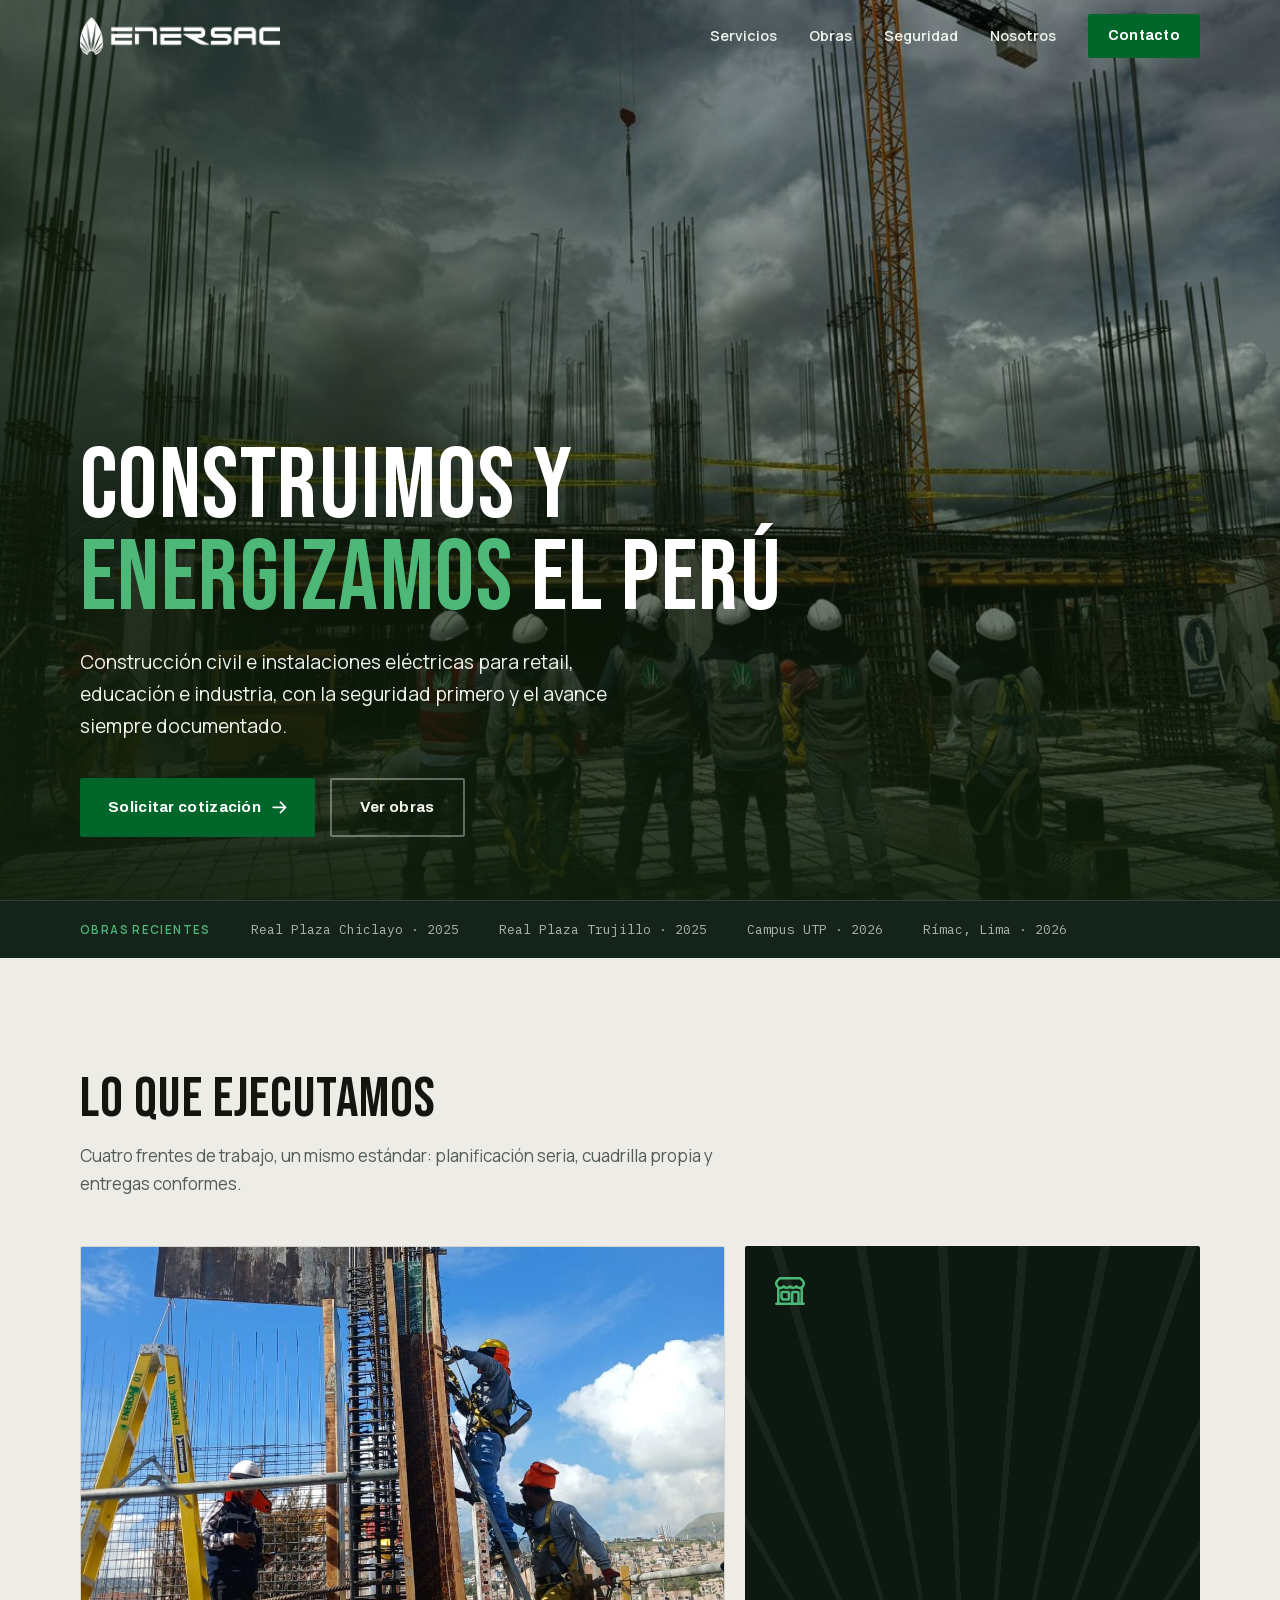
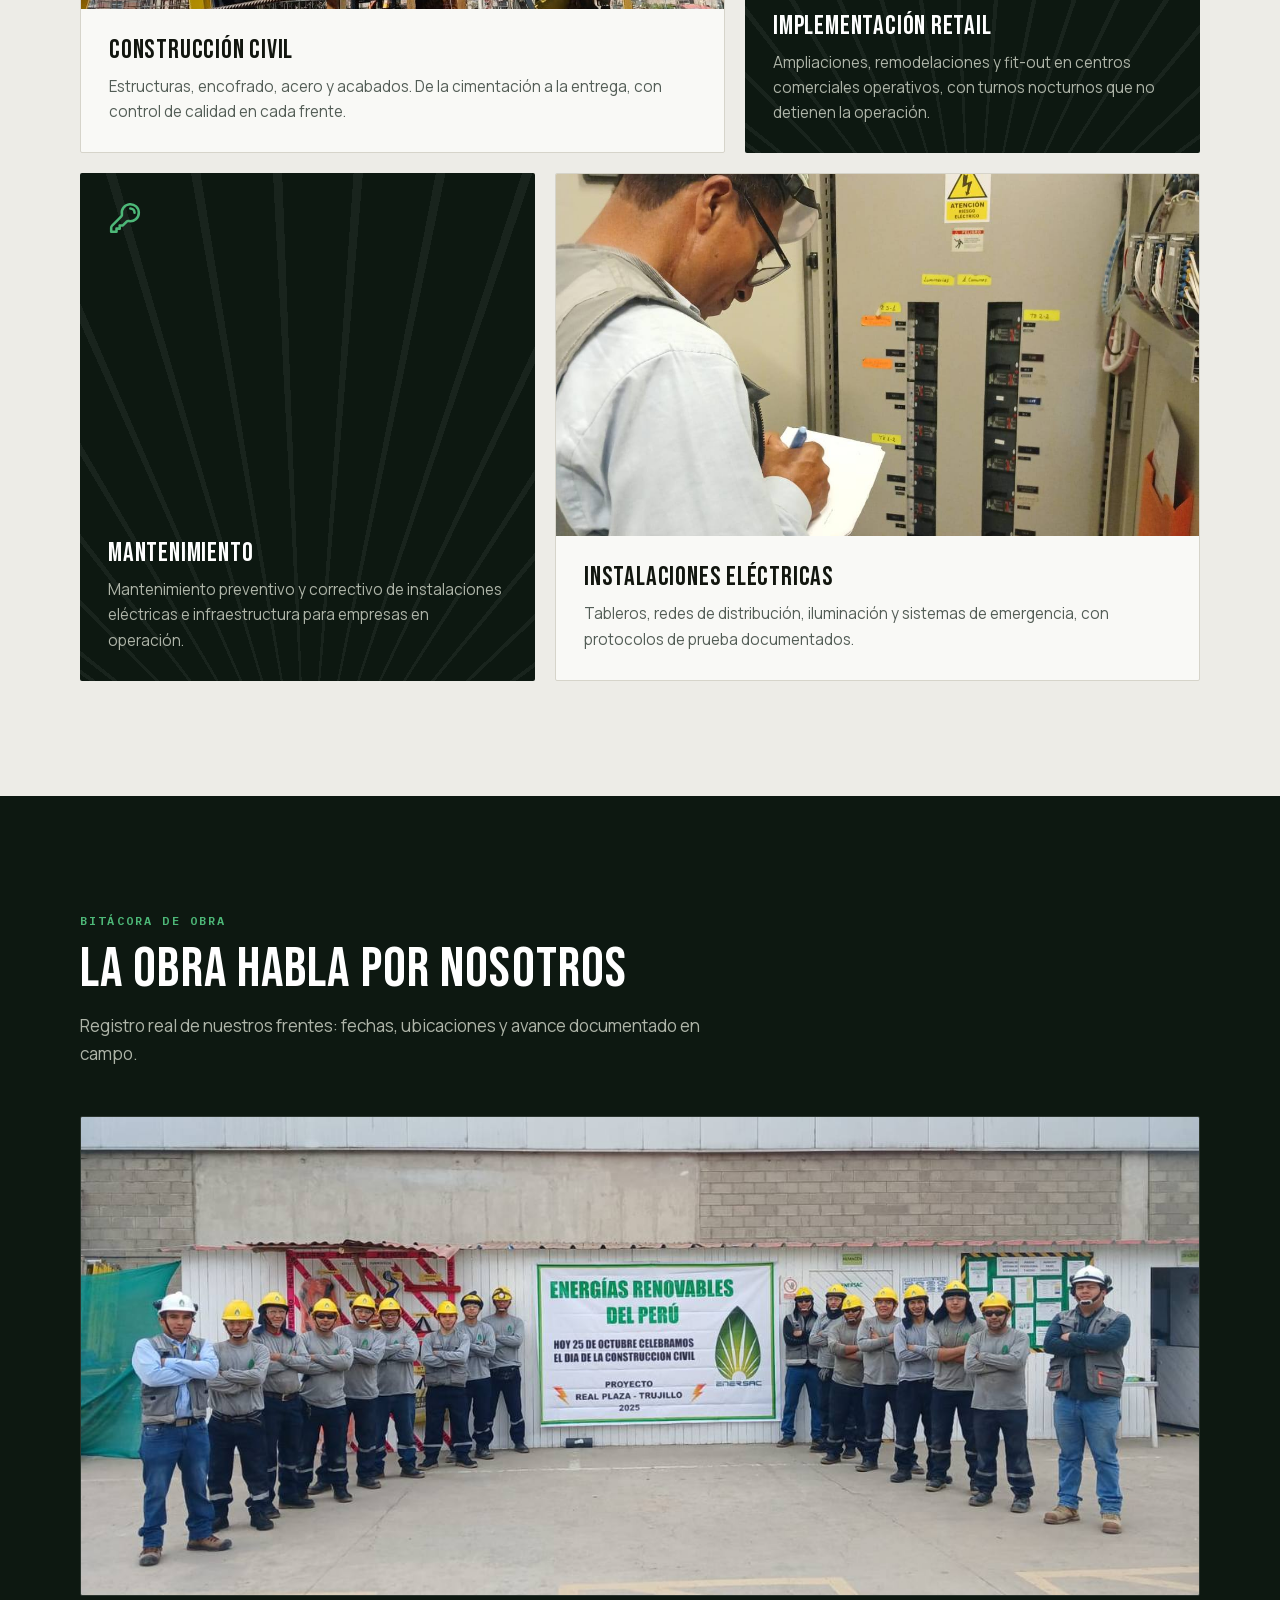
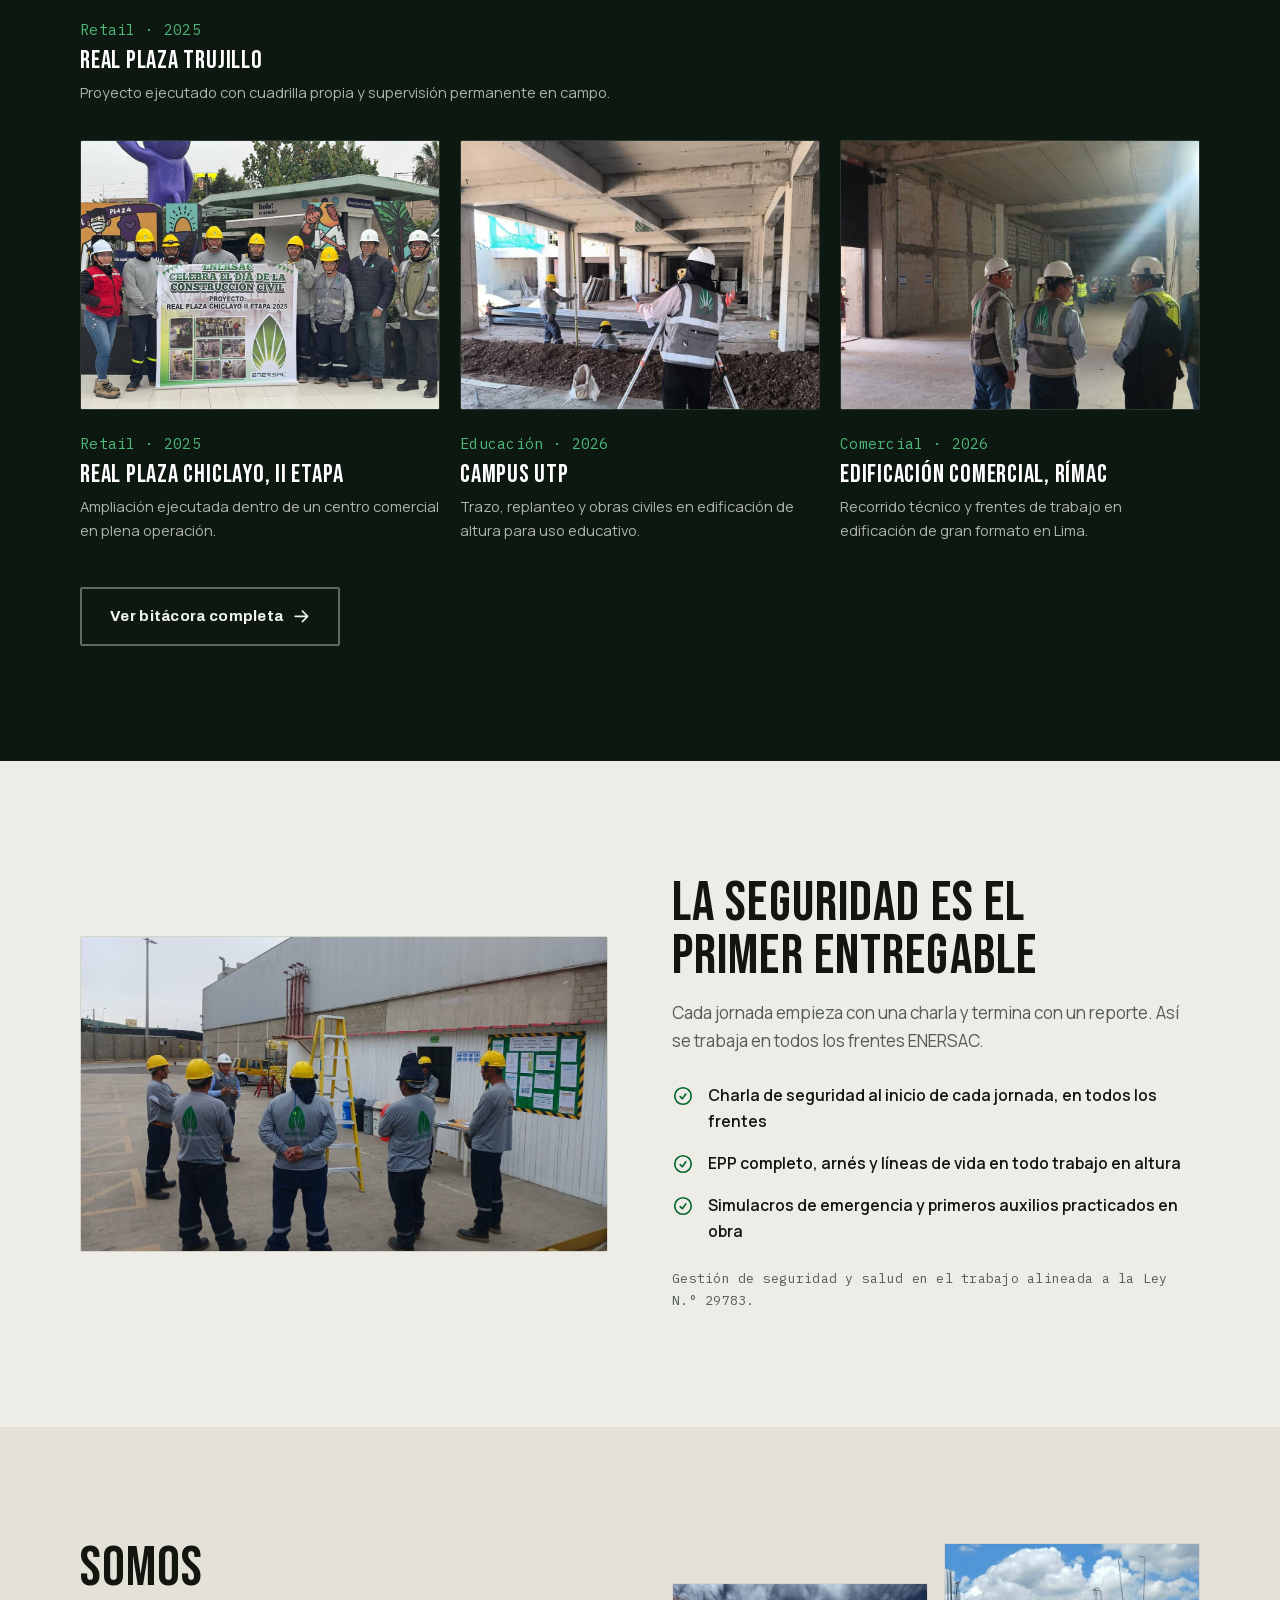
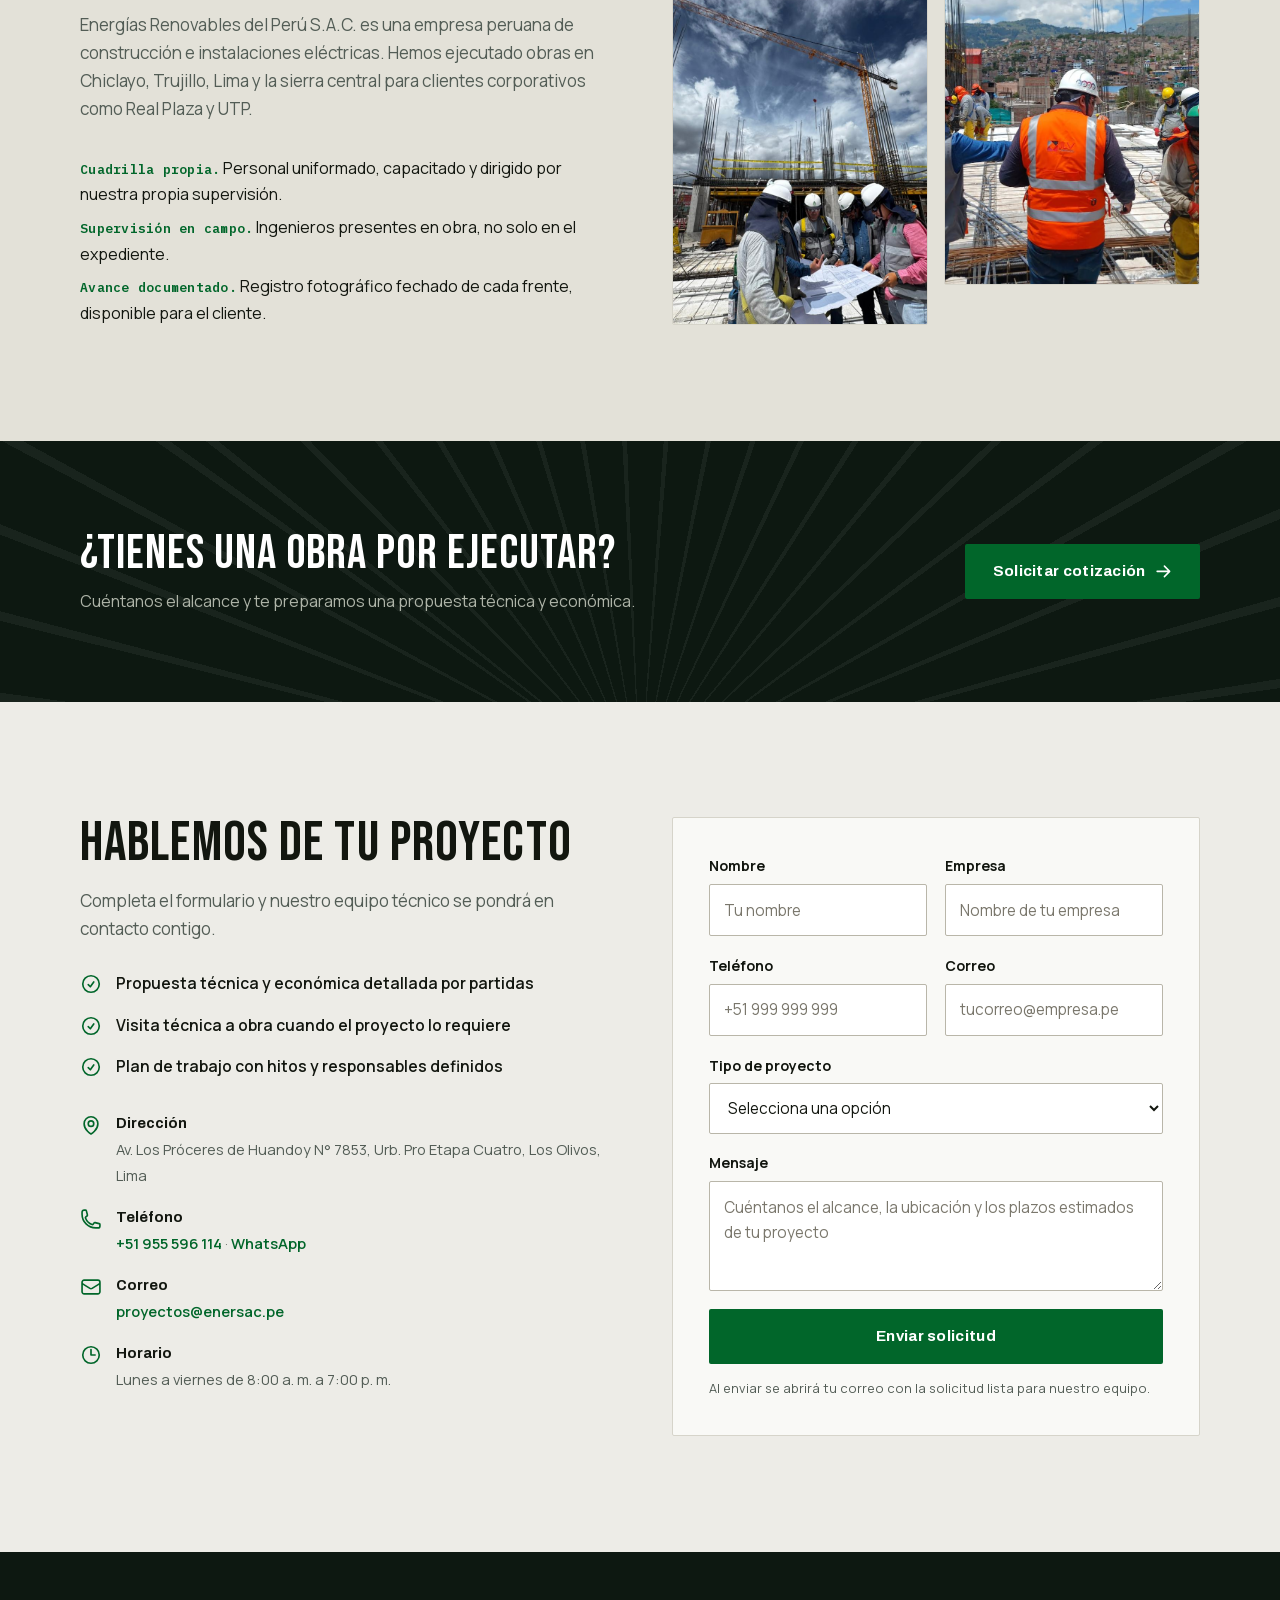
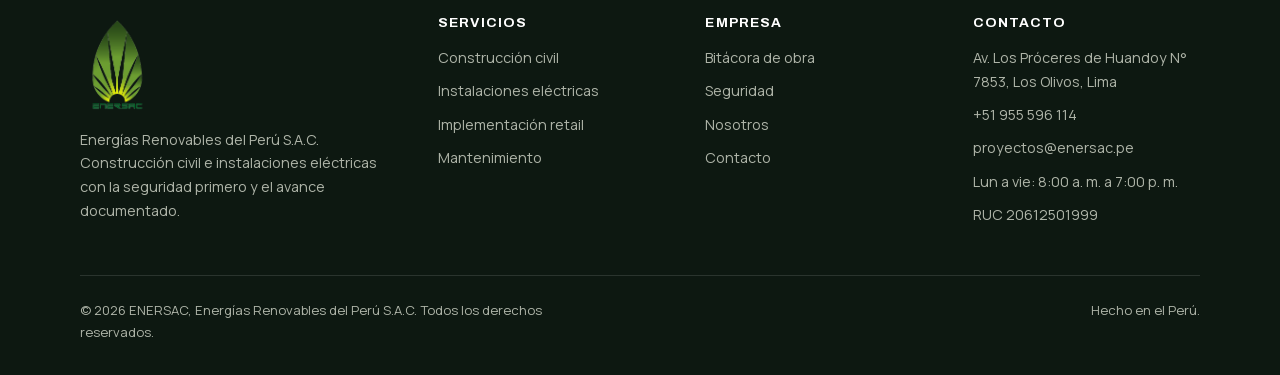
<file: index.html>
<!DOCTYPE html>
<html lang="es-PE">
<head>
  <meta charset="UTF-8">
  <meta name="viewport" content="width=device-width, initial-scale=1.0">
  <title>ENERSAC | Construcción civil e instalaciones eléctricas en Perú</title>
  <meta name="description" content="ENERSAC (Energías Renovables del Perú S.A.C.) ejecuta construcción civil e instalaciones eléctricas para retail, educación e industria en todo el Perú. Obras para Real Plaza y UTP. Solicita tu cotización.">
  <link rel="icon" type="image/png" href="favicon.png">
  <link rel="preload" href="fonts/bebas-neue.woff2" as="font" type="font/woff2" crossorigin>
  <link rel="preload" href="fonts/archivo-var.woff2" as="font" type="font/woff2" crossorigin>
  <link rel="preload" href="fonts/manrope-var.woff2" as="font" type="font/woff2" crossorigin>
  <link rel="stylesheet" href="css/styles.css">

  <!-- Open Graph -->
  <meta property="og:type" content="website">
  <meta property="og:title" content="ENERSAC | Construcción civil e instalaciones eléctricas en Perú">
  <meta property="og:description" content="Obras para Real Plaza, UTP y clientes corporativos en todo el Perú. Construcción civil, instalaciones eléctricas y mantenimiento con la seguridad primero.">
  <meta property="og:url" content="https://enersac.vercel.app/">
  <meta property="og:image" content="https://enersac.vercel.app/img/og-image.jpg">
  <meta property="og:locale" content="es_PE">

  <script type="application/ld+json">
  {
    "@context": "https://schema.org",
    "@type": "GeneralContractor",
    "name": "ENERSAC",
    "legalName": "Energías Renovables del Perú S.A.C.",
    "url": "https://enersac.vercel.app/",
    "logo": "https://enersac.vercel.app/logo.png",
    "image": "https://enersac.vercel.app/img/og-image.jpg",
    "description": "Construcción civil e instalaciones eléctricas para retail, educación e industria en el Perú.",
    "telephone": "+51955596114",
    "email": "proyectos@enersac.pe",
    "taxID": "20612501999",
    "address": {
      "@type": "PostalAddress",
      "streetAddress": "Av. Los Próceres de Huandoy N° 7853, Urb. Pro Etapa Cuatro",
      "addressLocality": "Los Olivos, Lima",
      "addressCountry": "PE"
    },
    "areaServed": { "@type": "Country", "name": "Perú" }
  }
  </script>
</head>
<body>
  <a class="skip-link" href="#contenido">Ir al contenido</a>

  <!-- Sentinela para el cambio de estado de la navegación (sin listener de scroll) -->
  <div id="nav-sentinela" aria-hidden="true"></div>

  <header id="nav" class="nav nav--oscura">
    <div class="contenedor">
      <div class="nav__fila">
        <a href="#" class="nav__marca" aria-label="ENERSAC, inicio">
          <img src="img/lockup.png" alt="ENERSAC, Energías Renovables del Perú" class="nav__lockup" width="843" height="160">
        </a>

        <nav class="nav__links" aria-label="Navegación principal">
          <a href="#servicios" class="nav__link">Servicios</a>
          <a href="#obras" class="nav__link">Obras</a>
          <a href="#seguridad" class="nav__link">Seguridad</a>
          <a href="#nosotros" class="nav__link">Nosotros</a>
          <a href="#contacto" class="btn btn--primario nav__cta">Contacto</a>
        </nav>

        <button id="nav-toggle" class="nav__toggle" aria-expanded="false" aria-controls="nav-movil" aria-label="Abrir menú de navegación">
          <svg id="icono-abrir" fill="none" viewBox="0 0 24 24" stroke-width="2.2" stroke="currentColor" aria-hidden="true">
            <path stroke-linecap="round" stroke-linejoin="round" d="M3.75 6.75h16.5M3.75 12h16.5m-16.5 5.25h16.5"/>
          </svg>
          <svg id="icono-cerrar" style="display:none" fill="none" viewBox="0 0 24 24" stroke-width="2.2" stroke="currentColor" aria-hidden="true">
            <path stroke-linecap="round" stroke-linejoin="round" d="M6 18L18 6M6 6l12 12"/>
          </svg>
        </button>
      </div>
    </div>
    <div id="nav-movil" class="nav__movil">
      <a href="#servicios">Servicios</a>
      <a href="#obras">Obras</a>
      <a href="#seguridad">Seguridad</a>
      <a href="#nosotros">Nosotros</a>
      <a href="#contacto">Contacto</a>
    </div>
  </header>

  <main id="contenido">

    <!-- ================= HÉROE ================= -->
    <section class="heroe">
      <img class="heroe__foto" src="img/hero-obra.jpg" width="1280" height="960" fetchpriority="high"
           alt="Cuadrilla de ENERSAC con equipos de protección observando el izaje en una obra de edificación con grúa torre">
      <div class="heroe__velo" aria-hidden="true"></div>
      <div class="contenedor heroe__contenido">
        <h1 class="revelar">Construimos y <span class="acento">energizamos</span> el Perú</h1>
        <p class="heroe__bajada revelar" style="--retraso:.1s">
          Construcción civil e instalaciones eléctricas para retail, educación e industria, con la seguridad primero y el avance siempre documentado.
        </p>
        <div class="heroe__acciones revelar" style="--retraso:.2s">
          <a href="#contacto" class="btn btn--primario">
            Solicitar cotización
            <svg fill="none" viewBox="0 0 24 24" stroke-width="2.2" stroke="currentColor" aria-hidden="true"><path stroke-linecap="round" stroke-linejoin="round" d="M13.5 4.5L21 12m0 0l-7.5 7.5M21 12H3"/></svg>
          </a>
          <a href="#obras" class="btn btn--contorno">Ver obras</a>
        </div>
      </div>
    </section>

    <!-- ================= FRANJA BITÁCORA ================= -->
    <section class="franja" aria-label="Obras recientes">
      <div class="contenedor franja__fila">
        <span class="franja__titulo">Obras recientes</span>
        <span class="franja__item">Real Plaza Chiclayo · 2025</span>
        <span class="franja__item">Real Plaza Trujillo · 2025</span>
        <span class="franja__item">Campus UTP · 2026</span>
        <span class="franja__item">Rímac, Lima · 2026</span>
      </div>
    </section>

    <!-- ================= SERVICIOS ================= -->
    <section id="servicios" class="seccion servicios">
      <div class="contenedor">
        <div class="revelar">
          <h2 class="titulo-seccion">Lo que ejecutamos</h2>
          <p class="intro-seccion">Cuatro frentes de trabajo, un mismo estándar: planificación seria, cuadrilla propia y entregas conformes.</p>
        </div>

        <div class="servicios__grilla">
          <article class="servicio servicio--foto revelar">
            <figure>
              <img src="img/servicio-construccion.jpg" width="1193" height="1400" loading="lazy" decoding="async"
                   alt="Operarios de ENERSAC con arnés encofrando una columna de concreto armado en altura">
            </figure>
            <div class="servicio__cuerpo">
              <h3>Construcción civil</h3>
              <p>Estructuras, encofrado, acero y acabados. De la cimentación a la entrega, con control de calidad en cada frente.</p>
            </div>
          </article>

          <article class="servicio servicio--panel revelar" style="--retraso:.08s">
            <svg fill="none" viewBox="0 0 24 24" stroke-width="1.8" stroke="currentColor" aria-hidden="true"><path stroke-linecap="round" stroke-linejoin="round" d="M13.5 21v-7.5a.75.75 0 01.75-.75h3a.75.75 0 01.75.75V21m-4.5 0H2.36m11.14 0H18m0 0h3.64m-1.39 0V9.349m-16.5 11.65V9.35m0 0a3.001 3.001 0 003.75-.615A2.993 2.993 0 009.75 9.75c.896 0 1.7-.393 2.25-1.016a2.993 2.993 0 002.25 1.016c.896 0 1.7-.393 2.25-1.016a3.001 3.001 0 003.75.614m-16.5 0a3.004 3.004 0 01-.621-4.72L4.318 3.44A1.5 1.5 0 015.378 3h13.243a1.5 1.5 0 011.06.44l1.19 1.189a3 3 0 01-.621 4.72m-13.5 8.65h3.75a.75.75 0 00.75-.75V13.5a.75.75 0 00-.75-.75H6.75a.75.75 0 00-.75.75v3.15c0 .415.336.75.75.75z"/></svg>
            <h3>Implementación retail</h3>
            <p>Ampliaciones, remodelaciones y fit-out en centros comerciales operativos, con turnos nocturnos que no detienen la operación.</p>
          </article>

          <article class="servicio servicio--panel revelar">
            <svg fill="none" viewBox="0 0 24 24" stroke-width="1.8" stroke="currentColor" aria-hidden="true"><path stroke-linecap="round" stroke-linejoin="round" d="M15.75 5.25a3 3 0 013 3m3 0a6 6 0 01-7.029 5.912c-.563-.097-1.159.026-1.563.43L10.5 17.25H8.25v2.25H6v2.25H2.25v-2.818c0-.597.237-1.17.659-1.591l6.499-6.499c.404-.404.527-1 .43-1.563A6 6 0 1121.75 8.25z"/></svg>
            <h3>Mantenimiento</h3>
            <p>Mantenimiento preventivo y correctivo de instalaciones eléctricas e infraestructura para empresas en operación.</p>
          </article>

          <article class="servicio servicio--foto revelar" style="--retraso:.08s">
            <figure>
              <img src="img/bitacora-tablero-notas.jpg" width="1200" height="1384" loading="lazy" decoding="async" style="object-position: center 30%"
                   alt="Ingeniero de ENERSAC registrando el protocolo de pruebas de un tablero eléctrico general">
            </figure>
            <div class="servicio__cuerpo">
              <h3>Instalaciones eléctricas</h3>
              <p>Tableros, redes de distribución, iluminación y sistemas de emergencia, con protocolos de prueba documentados.</p>
            </div>
          </article>
        </div>
      </div>
    </section>

    <!-- ================= OBRAS ================= -->
    <section id="obras" class="seccion obras">
      <div class="contenedor">
        <div class="obras__cabecera revelar">
          <p class="eyebrow">Bitácora de obra</p>
          <h2 class="titulo-seccion">La obra habla por nosotros</h2>
          <p class="intro-seccion">Registro real de nuestros frentes: fechas, ubicaciones y avance documentado en campo.</p>
        </div>

        <div class="obras__grilla">
          <article class="obra obra--destacada revelar">
            <figure>
              <img src="img/obra-trujillo.jpg" width="1400" height="830" loading="lazy" decoding="async"
                   alt="Cuadrilla de ENERSAC en el frente de obra del proyecto Real Plaza Trujillo">
            </figure>
            <div class="obra__pie">
              <p class="mono obra__meta">Retail · 2025</p>
              <h3>Real Plaza Trujillo</h3>
              <p>Proyecto ejecutado con cuadrilla propia y supervisión permanente en campo.</p>
            </div>
          </article>

          <article class="obra revelar">
            <figure>
              <img src="img/obra-chiclayo.jpg" width="1280" height="883" loading="lazy" decoding="async"
                   alt="Equipo de ENERSAC celebrando el Día de la Construcción Civil en la obra Real Plaza Chiclayo II Etapa">
            </figure>
            <div class="obra__pie">
              <p class="mono obra__meta">Retail · 2025</p>
              <h3>Real Plaza Chiclayo, II Etapa</h3>
              <p>Ampliación ejecutada dentro de un centro comercial en plena operación.</p>
            </div>
          </article>

          <article class="obra obra--alta revelar" style="--retraso:.08s">
            <figure>
              <img src="img/obra-utp.jpg" width="960" height="1018" loading="lazy" decoding="async"
                   alt="Topógrafo de ENERSAC realizando trazo y replanteo en un edificio del campus UTP">
            </figure>
            <div class="obra__pie">
              <p class="mono obra__meta">Educación · 2026</p>
              <h3>Campus UTP</h3>
              <p>Trazo, replanteo y obras civiles en edificación de altura para uso educativo.</p>
            </div>
          </article>

          <article class="obra revelar" style="--retraso:.16s">
            <figure>
              <img src="img/obra-rimac.jpg" width="1400" height="808" loading="lazy" decoding="async"
                   alt="Ingenieros de ENERSAC en recorrido técnico dentro de una edificación comercial en Rímac, Lima">
            </figure>
            <div class="obra__pie">
              <p class="mono obra__meta">Comercial · 2026</p>
              <h3>Edificación comercial, Rímac</h3>
              <p>Recorrido técnico y frentes de trabajo en edificación de gran formato en Lima.</p>
            </div>
          </article>
        </div>

        <div class="obras__mas revelar">
          <a href="obras.html" class="btn btn--contorno">
            Ver bitácora completa
            <svg fill="none" viewBox="0 0 24 24" stroke-width="2.2" stroke="currentColor" aria-hidden="true"><path stroke-linecap="round" stroke-linejoin="round" d="M13.5 4.5L21 12m0 0l-7.5 7.5M21 12H3"/></svg>
          </a>
        </div>
      </div>
    </section>

    <!-- ================= SEGURIDAD ================= -->
    <section id="seguridad" class="seccion seguridad">
      <div class="contenedor dividido">
        <div class="dividido__media revelar">
          <img src="img/sst-charla.jpg" width="1400" height="835" loading="lazy" decoding="async"
               alt="Charla de seguridad de inicio de jornada con el equipo de ENERSAC frente al panel informativo de SST">
        </div>
        <div class="revelar" style="--retraso:.1s">
          <h2 class="titulo-seccion">La seguridad es el primer entregable</h2>
          <p class="intro-seccion">Cada jornada empieza con una charla y termina con un reporte. Así se trabaja en todos los frentes ENERSAC.</p>
          <ul class="lista-check">
            <li>
              <svg fill="none" viewBox="0 0 24 24" stroke-width="1.8" stroke="currentColor" aria-hidden="true"><path stroke-linecap="round" stroke-linejoin="round" d="M9 12.75L11.25 15 15 9.75M21 12a9 9 0 11-18 0 9 9 0 0118 0z"/></svg>
              <span>Charla de seguridad al inicio de cada jornada, en todos los frentes</span>
            </li>
            <li>
              <svg fill="none" viewBox="0 0 24 24" stroke-width="1.8" stroke="currentColor" aria-hidden="true"><path stroke-linecap="round" stroke-linejoin="round" d="M9 12.75L11.25 15 15 9.75M21 12a9 9 0 11-18 0 9 9 0 0118 0z"/></svg>
              <span>EPP completo, arnés y líneas de vida en todo trabajo en altura</span>
            </li>
            <li>
              <svg fill="none" viewBox="0 0 24 24" stroke-width="1.8" stroke="currentColor" aria-hidden="true"><path stroke-linecap="round" stroke-linejoin="round" d="M9 12.75L11.25 15 15 9.75M21 12a9 9 0 11-18 0 9 9 0 0118 0z"/></svg>
              <span>Simulacros de emergencia y primeros auxilios practicados en obra</span>
            </li>
          </ul>
          <p class="mono nota-legal">Gestión de seguridad y salud en el trabajo alineada a la Ley N.° 29783.</p>
        </div>
      </div>
    </section>

    <!-- ================= NOSOTROS ================= -->
    <section id="nosotros" class="seccion nosotros">
      <div class="contenedor dividido dividido--invertido">
        <div class="dividido__media nosotros__fotos revelar">
          <figure>
            <img src="img/nosotros-planos.jpg" width="1280" height="960" loading="lazy" decoding="async"
                 alt="Ingenieros y supervisores de ENERSAC revisando planos estructurales al pie de la grúa torre">
          </figure>
          <figure>
            <img src="img/nosotros-sierra.jpg" width="1400" height="903" loading="lazy" decoding="async"
                 alt="Supervisión de ENERSAC en losa de edificio en construcción con la sierra peruana de fondo">
          </figure>
        </div>
        <div class="revelar" style="--retraso:.1s">
          <h2 class="titulo-seccion">Somos <span class="marca">ENERSAC</span></h2>
          <p class="intro-seccion">
            Energías Renovables del Perú S.A.C. es una empresa peruana de construcción e instalaciones eléctricas.
            Hemos ejecutado obras en Chiclayo, Trujillo, Lima y la sierra central para clientes corporativos como Real Plaza y UTP.
          </p>
          <div class="valores">
            <p><span class="mono">Cuadrilla propia.</span> Personal uniformado, capacitado y dirigido por nuestra propia supervisión.</p>
            <p><span class="mono">Supervisión en campo.</span> Ingenieros presentes en obra, no solo en el expediente.</p>
            <p><span class="mono">Avance documentado.</span> Registro fotográfico fechado de cada frente, disponible para el cliente.</p>
          </div>
        </div>
      </div>
    </section>

    <!-- ================= BANDA CTA ================= -->
    <section class="banda">
      <div class="contenedor banda__fila">
        <div class="revelar">
          <h2>¿Tienes una obra por ejecutar?</h2>
          <p>Cuéntanos el alcance y te preparamos una propuesta técnica y económica.</p>
        </div>
        <a href="#contacto" class="btn btn--primario revelar" style="--retraso:.1s">
          Solicitar cotización
          <svg fill="none" viewBox="0 0 24 24" stroke-width="2.2" stroke="currentColor" aria-hidden="true"><path stroke-linecap="round" stroke-linejoin="round" d="M13.5 4.5L21 12m0 0l-7.5 7.5M21 12H3"/></svg>
        </a>
      </div>
    </section>

    <!-- ================= CONTACTO ================= -->
    <section id="contacto" class="seccion contacto">
      <div class="contenedor dividido">
        <div class="revelar">
          <h2 class="titulo-seccion">Hablemos de tu proyecto</h2>
          <p class="intro-seccion">Completa el formulario y nuestro equipo técnico se pondrá en contacto contigo.</p>

          <ul class="lista-check" aria-label="Qué incluye tu cotización">
            <li>
              <svg fill="none" viewBox="0 0 24 24" stroke-width="1.8" stroke="currentColor" aria-hidden="true"><path stroke-linecap="round" stroke-linejoin="round" d="M9 12.75L11.25 15 15 9.75M21 12a9 9 0 11-18 0 9 9 0 0118 0z"/></svg>
              <span>Propuesta técnica y económica detallada por partidas</span>
            </li>
            <li>
              <svg fill="none" viewBox="0 0 24 24" stroke-width="1.8" stroke="currentColor" aria-hidden="true"><path stroke-linecap="round" stroke-linejoin="round" d="M9 12.75L11.25 15 15 9.75M21 12a9 9 0 11-18 0 9 9 0 0118 0z"/></svg>
              <span>Visita técnica a obra cuando el proyecto lo requiere</span>
            </li>
            <li>
              <svg fill="none" viewBox="0 0 24 24" stroke-width="1.8" stroke="currentColor" aria-hidden="true"><path stroke-linecap="round" stroke-linejoin="round" d="M9 12.75L11.25 15 15 9.75M21 12a9 9 0 11-18 0 9 9 0 0118 0z"/></svg>
              <span>Plan de trabajo con hitos y responsables definidos</span>
            </li>
          </ul>

          <div class="contacto__datos">
            <div class="contacto__dato">
              <svg fill="none" viewBox="0 0 24 24" stroke-width="1.8" stroke="currentColor" aria-hidden="true">
                <path stroke-linecap="round" stroke-linejoin="round" d="M15 10.5a3 3 0 11-6 0 3 3 0 016 0z"/>
                <path stroke-linecap="round" stroke-linejoin="round" d="M19.5 10.5c0 7.142-7.5 11.25-7.5 11.25S4.5 17.642 4.5 10.5a7.5 7.5 0 1115 0z"/>
              </svg>
              <div>
                <strong>Dirección</strong>
                <span>Av. Los Próceres de Huandoy N° 7853, Urb. Pro Etapa Cuatro, Los Olivos, Lima</span>
              </div>
            </div>
            <div class="contacto__dato">
              <svg fill="none" viewBox="0 0 24 24" stroke-width="1.8" stroke="currentColor" aria-hidden="true">
                <path stroke-linecap="round" stroke-linejoin="round" d="M2.25 6.75c0 8.284 6.716 15 15 15h2.25a2.25 2.25 0 002.25-2.25v-1.372c0-.516-.351-.966-.852-1.091l-4.423-1.106c-.44-.11-.902.055-1.173.417l-.97 1.293c-.282.376-.769.542-1.21.38a12.035 12.035 0 01-7.143-7.143c-.162-.441.004-.928.38-1.21l1.293-.97c.363-.271.527-.734.417-1.173L6.963 3.102a1.125 1.125 0 00-1.091-.852H4.5A2.25 2.25 0 002.25 4.5v2.25z"/>
              </svg>
              <div>
                <strong>Teléfono</strong>
                <span><a href="tel:+51955596114">+51 955 596 114</a> · <a href="https://wa.me/51955596114" target="_blank" rel="noopener">WhatsApp</a></span>
              </div>
            </div>
            <div class="contacto__dato">
              <svg fill="none" viewBox="0 0 24 24" stroke-width="1.8" stroke="currentColor" aria-hidden="true">
                <path stroke-linecap="round" stroke-linejoin="round" d="M21.75 6.75v10.5a2.25 2.25 0 01-2.25 2.25h-15a2.25 2.25 0 01-2.25-2.25V6.75m19.5 0A2.25 2.25 0 0019.5 4.5h-15a2.25 2.25 0 00-2.25 2.25m19.5 0v.243a2.25 2.25 0 01-1.07 1.916l-7.5 4.615a2.25 2.25 0 01-2.36 0L3.32 8.91a2.25 2.25 0 01-1.07-1.916V6.75"/>
              </svg>
              <div>
                <strong>Correo</strong>
                <span><a href="mailto:proyectos@enersac.pe">proyectos@enersac.pe</a></span>
              </div>
            </div>
            <div class="contacto__dato">
              <svg fill="none" viewBox="0 0 24 24" stroke-width="1.8" stroke="currentColor" aria-hidden="true">
                <path stroke-linecap="round" stroke-linejoin="round" d="M12 6v6h4.5m4.5 0a9 9 0 11-18 0 9 9 0 0118 0z"/>
              </svg>
              <div>
                <strong>Horario</strong>
                <span>Lunes a viernes de 8:00 a. m. a 7:00 p. m.</span>
              </div>
            </div>
          </div>
        </div>

        <form id="form-cotizacion" class="formulario revelar" style="--retraso:.1s">
          <div class="formulario__fila formulario__fila--doble">
            <div class="campo">
              <label for="nombre">Nombre</label>
              <input type="text" id="nombre" name="nombre" required autocomplete="name" placeholder="Tu nombre">
            </div>
            <div class="campo">
              <label for="empresa">Empresa</label>
              <input type="text" id="empresa" name="empresa" autocomplete="organization" placeholder="Nombre de tu empresa">
            </div>
          </div>
          <div class="formulario__fila formulario__fila--doble">
            <div class="campo">
              <label for="telefono">Teléfono</label>
              <input type="tel" id="telefono" name="telefono" required autocomplete="tel" placeholder="+51 999 999 999">
            </div>
            <div class="campo">
              <label for="email">Correo</label>
              <input type="email" id="email" name="email" required autocomplete="email" placeholder="tucorreo@empresa.pe">
            </div>
          </div>
          <div class="campo">
            <label for="servicio">Tipo de proyecto</label>
            <select id="servicio" name="servicio" required>
              <option value="" selected disabled>Selecciona una opción</option>
              <option>Construcción civil</option>
              <option>Instalaciones eléctricas</option>
              <option>Implementación retail</option>
              <option>Mantenimiento</option>
              <option>Otro</option>
            </select>
          </div>
          <div class="campo">
            <label for="mensaje">Mensaje</label>
            <textarea id="mensaje" name="mensaje" required placeholder="Cuéntanos el alcance, la ubicación y los plazos estimados de tu proyecto"></textarea>
          </div>
          <button type="submit" class="btn btn--primario btn--bloque">Enviar solicitud</button>
          <p class="formulario__nota">Al enviar se abrirá tu correo con la solicitud lista para nuestro equipo.</p>
        </form>
      </div>
    </section>
  </main>

  <!-- ================= PIE ================= -->
  <footer class="pie">
    <div class="contenedor">
      <div class="pie__grilla">
        <div>
          <img src="logo.png" alt="Logo de ENERSAC, Energías Renovables del Perú" class="pie__logo" width="74" height="96" loading="lazy">
          <p class="pie__desc">Energías Renovables del Perú S.A.C. Construcción civil e instalaciones eléctricas con la seguridad primero y el avance documentado.</p>
        </div>
        <div>
          <h4>Servicios</h4>
          <ul>
            <li><a href="#servicios">Construcción civil</a></li>
            <li><a href="#servicios">Instalaciones eléctricas</a></li>
            <li><a href="#servicios">Implementación retail</a></li>
            <li><a href="#servicios">Mantenimiento</a></li>
          </ul>
        </div>
        <div>
          <h4>Empresa</h4>
          <ul>
            <li><a href="obras.html">Bitácora de obra</a></li>
            <li><a href="#seguridad">Seguridad</a></li>
            <li><a href="#nosotros">Nosotros</a></li>
            <li><a href="#contacto">Contacto</a></li>
          </ul>
        </div>
        <div>
          <h4>Contacto</h4>
          <ul>
            <li>Av. Los Próceres de Huandoy N° 7853, Los Olivos, Lima</li>
            <li><a href="tel:+51955596114">+51 955 596 114</a></li>
            <li><a href="mailto:proyectos@enersac.pe">proyectos@enersac.pe</a></li>
            <li>Lun a vie: 8:00 a. m. a 7:00 p. m.</li>
            <li>RUC 20612501999</li>
          </ul>
        </div>
      </div>
      <div class="pie__legal">
        <p>&copy; <span id="anio">2026</span> ENERSAC, Energías Renovables del Perú S.A.C. Todos los derechos reservados.</p>
        <p>Hecho en el Perú.</p>
      </div>
    </div>
  </footer>

  <script src="js/main.js" defer></script>
</body>
</html>
</file>
<file: css/styles.css>
/* ============================================================
   ENERSAC — Energías Renovables del Perú S.A.C.
   Sistema de diseño "Obra Verde" v1.0
   Tokens · componentes · secciones. Sin frameworks.
   ============================================================ */

/* ---------- Fuentes (self-hosted, subset latin) ---------- */
@font-face {
  font-family: 'Archivo';
  src: url('../fonts/archivo-var.woff2') format('woff2');
  font-weight: 100 900;
  font-stretch: 62% 125%;
  font-style: normal;
  font-display: swap;
}
@font-face {
  font-family: 'Manrope';
  src: url('../fonts/manrope-var.woff2') format('woff2');
  font-weight: 200 800;
  font-style: normal;
  font-display: swap;
}
@font-face {
  font-family: 'IBM Plex Mono';
  src: url('../fonts/plexmono-400.woff2') format('woff2');
  font-weight: 400;
  font-style: normal;
  font-display: swap;
}
@font-face {
  font-family: 'IBM Plex Mono';
  src: url('../fonts/plexmono-500.woff2') format('woff2');
  font-weight: 500;
  font-style: normal;
  font-display: swap;
}
@font-face {
  font-family: 'IBM Plex Mono';
  src: url('../fonts/plexmono-600.woff2') format('woff2');
  font-weight: 600;
  font-style: normal;
  font-display: swap;
}
/* Tipografía principal de marca (Manual de Marca, sección 2.5) */
@font-face {
  font-family: 'Recepts';
  src: url('../fonts/recepts.woff2') format('woff2');
  font-weight: 400;
  font-style: normal;
  font-display: swap;
}
/* Tipografía de titulares del manual (portadas y secciones) */
@font-face {
  font-family: 'Bebas Neue';
  src: url('../fonts/bebas-neue.woff2') format('woff2');
  font-weight: 400;
  font-style: normal;
  font-display: swap;
}

/* ---------- Tokens ---------- */
:root {
  /* Paleta derivada del Manual de Marca (sección 2.4), ejecución tipo constructora profesional:
     neutros + fotografía + UN acento sobrio, el verde ENERSAC #01662A (botones) con su tinte
     claro --verde-luz para elementos pequeños sobre fondo oscuro. Sin colores ácidos en la UI. */
  --verde-selva: #0D1811;
  --verde-selva-2: #15241B;
  --verde-enersac: #01662A;
  --verde-luz: #4DB878;
  --verde-boton-hover: #0B7A38;
  --verde-boton-press: #014E20;
  --concreto: #EDECE7;
  --concreto-2: #E3E1D8;
  --blanco: #F9F9F6;
  --tinta: #12160F;
  --piedra: #535D56;
  --linea: #D6D4CA;
  --linea-dark: rgba(255, 255, 255, 0.12);
  --texto-dark: #F1F4EC;
  --texto-dark-2: #AEB4A8;

  /* Tipografía: Recepts (marca) · Bebas Neue (titulares) · Archivo (UI) · Manrope (texto) · Plex Mono (datos) */
  --f-marca: 'Recepts', 'Archivo', system-ui, sans-serif;
  --f-titulos: 'Bebas Neue', 'Archivo', system-ui, sans-serif;
  --f-display: 'Archivo', system-ui, sans-serif;
  --f-body: 'Manrope', system-ui, sans-serif;
  --f-mono: 'IBM Plex Mono', ui-monospace, monospace;

  /* Forma: sistema de esquinas casi rectas (ingeniería) */
  --radio: 2px;

  /* Ritmo */
  --seccion-y: clamp(4.5rem, 9vw, 8rem);
  --contenedor: 1200px;

  /* Capas */
  --z-nav: 50;
  --z-toast: 60;

  /* Motivo de rayos del logo (abanico desde abajo, CSS puro, textura neutra) */
  --rayos: repeating-conic-gradient(
    from -52deg at 50% 130%,
    rgba(255, 255, 255, 0.05) 0deg 0.8deg,
    transparent 0.8deg 7deg
  );
}

/* ---------- Reset breve ---------- */
*, *::before, *::after { box-sizing: border-box; }
* { margin: 0; }
html { scroll-behavior: smooth; }
body {
  font-family: var(--f-body);
  font-size: 1rem;
  line-height: 1.65;
  color: var(--tinta);
  background: var(--concreto);
  -webkit-font-smoothing: antialiased;
}
img, svg, video { display: block; max-width: 100%; }
input, button, textarea, select { font: inherit; color: inherit; }
a { color: inherit; }
h1, h2, h3, h4 {
  font-family: var(--f-display);
  line-height: 1.05;
  letter-spacing: -0.01em;
  text-wrap: balance;
}
p { max-width: 65ch; }

:focus-visible {
  outline: 3px solid var(--verde-luz);
  outline-offset: 2px;
}

.skip-link {
  position: absolute;
  left: -9999px;
  top: 0;
  z-index: 100;
  background: var(--tinta);
  color: var(--blanco);
  padding: 0.75rem 1.25rem;
}
.skip-link:focus { left: 0.5rem; top: 0.5rem; }

/* ---------- Utilidades ---------- */
.contenedor {
  max-width: var(--contenedor);
  margin-inline: auto;
  padding-inline: clamp(1.25rem, 4vw, 2.5rem);
}
.seccion { padding-block: var(--seccion-y); }
.mono {
  font-family: var(--f-mono);
  font-size: 0.8125rem;
  letter-spacing: 0.02em;
}

.titulo-seccion {
  font-family: var(--f-titulos);
  font-size: clamp(2.4rem, 4.6vw, 3.5rem);
  font-weight: 400;
  text-transform: uppercase;
  letter-spacing: 0.02em;
  line-height: 0.95;
}
.marca {
  font-family: var(--f-marca);
  font-weight: 400;
  font-size: 0.86em;
  letter-spacing: 0.04em;
}
.intro-seccion {
  margin-top: 1rem;
  font-size: 1.0625rem;
  color: var(--piedra);
}

/* ---------- Botones ---------- */
.btn {
  display: inline-flex;
  align-items: center;
  justify-content: center;
  gap: 0.6rem;
  padding: 0.95rem 1.75rem;
  border: 0;
  border-radius: var(--radio);
  font-family: var(--f-display);
  font-weight: 700;
  font-size: 0.95rem;
  letter-spacing: 0.02em;
  text-decoration: none;
  white-space: nowrap;
  cursor: pointer;
  transition: background-color 0.2s ease, border-color 0.2s ease, color 0.2s ease, transform 0.15s ease;
}
.btn:active { transform: translateY(1px); }
.btn svg { width: 1.1em; height: 1.1em; flex: none; }

.btn--primario { background: var(--verde-enersac); color: #fff; }
.btn--primario:hover { background: var(--verde-boton-hover); }
.btn--primario:active { background: var(--verde-boton-press); }

.btn--contorno {
  background: transparent;
  color: var(--texto-dark);
  border: 2px solid rgba(255, 255, 255, 0.35);
}
.btn--contorno:hover { border-color: var(--verde-luz); color: #fff; }

.btn--bloque { width: 100%; }

/* ---------- Navegación ---------- */
.nav {
  position: fixed;
  inset: 0 0 auto 0;
  z-index: var(--z-nav);
  background: transparent;
  transition: background-color 0.25s ease, box-shadow 0.25s ease;
}
.nav--solida {
  background: rgba(237, 236, 231, 0.92);
  backdrop-filter: blur(10px);
  -webkit-backdrop-filter: blur(10px);
  box-shadow: 0 1px 0 var(--linea);
}
.nav__fila {
  display: flex;
  align-items: center;
  justify-content: space-between;
  height: 72px;
}
.nav__marca {
  display: flex;
  align-items: center;
  text-decoration: none;
}
.nav__lockup {
  height: 38px;
  width: auto;
  transition: filter 0.25s ease;
}
/* Sobre fondo oscuro se usa la versión monocroma blanca del lockup (Manual, sección 2.4) */
.nav--oscura .nav__lockup { filter: brightness(0) invert(1); }
.nav--solida .nav__lockup { filter: none; }

.nav__links {
  display: none;
  align-items: center;
  gap: 2rem;
}
.nav__link {
  font-weight: 600;
  font-size: 0.9rem;
  text-decoration: none;
  color: var(--texto-dark);
  transition: color 0.2s ease;
}
.nav__link:hover { color: var(--verde-luz); }
.nav--solida .nav__link { color: var(--tinta); }
.nav--solida .nav__link:hover { color: var(--verde-enersac); }
.nav__cta { padding: 0.65rem 1.25rem; font-size: 0.875rem; }

.nav__toggle {
  display: inline-flex;
  align-items: center;
  justify-content: center;
  width: 44px;
  height: 44px;
  border: 0;
  border-radius: var(--radio);
  background: var(--verde-enersac);
  color: #fff;
  cursor: pointer;
}
.nav__toggle svg { width: 22px; height: 22px; }

.nav__movil {
  display: none;
  background: var(--verde-selva);
  border-top: 1px solid var(--linea-dark);
  padding: 1rem clamp(1.25rem, 4vw, 2.5rem) 1.5rem;
}
.nav__movil.abierto { display: block; }
.nav__movil a {
  display: block;
  padding: 0.85rem 0;
  font-family: var(--f-display);
  font-weight: 700;
  font-size: 1.1rem;
  text-decoration: none;
  color: var(--texto-dark);
  border-bottom: 1px solid var(--linea-dark);
}
.nav__movil a:last-child { border-bottom: 0; }
.nav__movil a:hover { color: var(--verde-luz); }

@media (min-width: 1024px) {
  .nav__links { display: flex; }
  .nav__toggle, .nav__movil { display: none; }
  .nav__movil.abierto { display: none; }
}

/* ---------- Héroe ---------- */
.heroe {
  position: relative;
  min-height: 100dvh;
  display: flex;
  align-items: flex-end;
  background: var(--verde-selva);
  overflow: hidden;
}
.heroe__foto {
  position: absolute;
  inset: 0;
  width: 100%;
  height: 100%;
  object-fit: cover;
  object-position: center 30%;
  transform-origin: 50% 35%;
  animation: kenburns 24s ease-out both;
}
@keyframes kenburns {
  from { transform: scale(1); }
  to { transform: scale(1.07); }
}
.heroe__velo {
  position: absolute;
  inset: 0;
  background:
    linear-gradient(to top, rgba(15, 31, 11, 0.92) 0%, rgba(15, 31, 11, 0.42) 45%, rgba(15, 31, 11, 0.15) 100%),
    linear-gradient(100deg, rgba(15, 31, 11, 0.65) 0%, rgba(15, 31, 11, 0.08) 60%);
}
.heroe__contenido {
  position: relative;
  width: 100%;
  padding-top: 7rem;
  padding-bottom: clamp(3rem, 7vh, 5.5rem);
}
.heroe h1 {
  color: #fff;
  font-family: var(--f-titulos);
  font-size: clamp(3.1rem, 8vw, 6.2rem);
  font-weight: 400;
  text-transform: uppercase;
  letter-spacing: 0.015em;
  line-height: 0.92;
  max-width: 18ch;
}
.heroe h1 .acento { color: var(--verde-luz); }
.heroe__bajada {
  margin-top: 1.4rem;
  max-width: 34rem;
  font-size: clamp(1rem, 1.6vw, 1.2rem);
  color: var(--texto-dark);
}
.heroe__acciones {
  display: flex;
  flex-wrap: wrap;
  gap: 0.9rem;
  margin-top: 2.2rem;
}

/* ---------- Franja bitácora (obras recientes) ---------- */
.franja {
  background: var(--verde-selva-2);
  border-top: 1px solid var(--linea-dark);
  padding-block: 1.1rem;
}
.franja__fila {
  display: flex;
  flex-wrap: wrap;
  align-items: baseline;
  gap: 0.75rem 2.5rem;
}
.franja__titulo {
  color: var(--verde-luz);
  font-weight: 600;
  text-transform: uppercase;
  letter-spacing: 0.12em;
  font-size: 0.72rem;
}
.franja__item {
  color: var(--texto-dark-2);
  font-family: var(--f-mono);
  font-size: 0.82rem;
  white-space: nowrap;
}

/* ---------- Servicios ---------- */
.servicios { background: var(--concreto); }
.servicios__grilla {
  display: grid;
  grid-template-columns: 1fr;
  gap: 1.25rem;
  margin-top: 3rem;
}
@media (min-width: 900px) {
  .servicios__grilla { grid-template-columns: repeat(12, 1fr); }
  .servicio--foto { grid-column: span 7; }
  .servicio--panel { grid-column: span 5; }
  .servicios__grilla .servicio:nth-child(3) { grid-column: span 5; }
  .servicios__grilla .servicio:nth-child(4) { grid-column: span 7; }
}

.servicio {
  display: flex;
  flex-direction: column;
  border-radius: var(--radio);
  overflow: hidden;
}
.servicio--foto { background: var(--blanco); border: 1px solid var(--linea); }
.servicio--foto figure { position: relative; aspect-ratio: 16 / 9; overflow: hidden; }
.servicio--foto img {
  width: 100%;
  height: 100%;
  object-fit: cover;
  transition: transform 0.5s ease;
}
.servicio--foto:hover img { transform: scale(1.04); }
.servicio__cuerpo { padding: 1.75rem; }
.servicio__cuerpo h3, .servicio--panel h3 {
  font-family: var(--f-titulos);
  font-size: 1.65rem;
  font-weight: 400;
  letter-spacing: 0.03em;
  text-transform: uppercase;
}
.servicio__cuerpo p { margin-top: 0.6rem; color: var(--piedra); font-size: 0.95rem; }

.servicio--panel {
  justify-content: flex-end;
  background: var(--verde-selva) var(--rayos);
  color: var(--texto-dark);
  padding: 1.75rem;
  min-height: 260px;
}
.servicio--panel svg {
  width: 34px;
  height: 34px;
  color: var(--verde-luz);
  margin-bottom: auto;
}
.servicio--panel h3 { color: #fff; margin-top: 2.5rem; }
.servicio--panel p { margin-top: 0.6rem; color: var(--texto-dark-2); font-size: 0.95rem; }

/* ---------- Obras (bitácora) ---------- */
.obras { background: var(--verde-selva); color: var(--texto-dark); }
.obras__cabecera { max-width: 40rem; }
.eyebrow {
  font-family: var(--f-mono);
  font-weight: 600;
  font-size: 0.75rem;
  letter-spacing: 0.18em;
  text-transform: uppercase;
  color: var(--verde-luz);
}
.obras .titulo-seccion { color: #fff; margin-top: 0.75rem; }
.obras .intro-seccion { color: var(--texto-dark-2); }

.obras__grilla {
  display: grid;
  grid-template-columns: 1fr;
  gap: 2.25rem 1.25rem;
  margin-top: 3rem;
}
@media (min-width: 700px) { .obras__grilla { grid-template-columns: 1fr 1fr; } }
@media (min-width: 1024px) { .obras__grilla { grid-template-columns: repeat(3, 1fr); } }

/* Obra destacada: panorámica a todo el ancho, abre la bitácora con jerarquía */
.obra--destacada { grid-column: 1 / -1; }
.obra.obra--destacada figure { aspect-ratio: 21 / 9; }
.obra.obra--destacada img { object-position: center 42%; }
@media (max-width: 699px) { .obra.obra--destacada figure { aspect-ratio: 16 / 10; } }

.obra { text-decoration: none; display: block; }
.obra figure {
  position: relative;
  aspect-ratio: 4 / 3;
  overflow: hidden;
  border-radius: var(--radio);
  border: 1px solid var(--linea-dark);
}
.obra img {
  width: 100%;
  height: 100%;
  object-fit: cover;
  transition: transform 0.5s ease;
}
.obra:hover img { transform: scale(1.04); }
.obra--alta img { object-position: center 20%; }
.obra__pie { padding-top: 1rem; }
.obra__pie .obra__meta { color: var(--verde-luz); }
.obra__pie h3 { color: #fff; font-family: var(--f-titulos); font-size: 1.6rem; font-weight: 400; letter-spacing: 0.03em; margin-top: 0.35rem; }
.obra__pie p { color: var(--texto-dark-2); font-size: 0.92rem; margin-top: 0.35rem; }

/* ---------- Seguridad ---------- */
.seguridad { background: var(--concreto); }
.dividido {
  display: grid;
  grid-template-columns: 1fr;
  gap: 2.5rem;
  align-items: center;
}
@media (min-width: 960px) {
  .dividido { grid-template-columns: 1fr 1fr; gap: 4rem; }
  .dividido--invertido .dividido__media { order: 2; }
}
.dividido__media img {
  width: 100%;
  height: auto;
  border-radius: var(--radio);
  border: 1px solid var(--linea);
}
.lista-check { list-style: none; padding: 0; margin-top: 1.75rem; display: grid; gap: 1rem; }
.lista-check li { display: flex; gap: 0.85rem; align-items: flex-start; }
.lista-check svg { width: 22px; height: 22px; flex: none; color: var(--verde-enersac); margin-top: 2px; }
.lista-check span { font-weight: 600; font-size: 0.98rem; }
.nota-legal { margin-top: 1.5rem; color: var(--piedra); }

/* ---------- Nosotros ---------- */
.nosotros { background: var(--concreto-2); }
.nosotros__fotos { display: grid; grid-template-columns: 1fr 1fr; gap: 1rem; }
.nosotros__fotos img {
  width: 100%;
  height: 100%;
  object-fit: cover;
  border-radius: var(--radio);
  border: 1px solid var(--linea);
}
.nosotros__fotos figure:first-child { margin-top: 2.5rem; }
.nosotros__fotos figure { aspect-ratio: 3 / 4; overflow: hidden; margin: 0; }
.valores { margin-top: 2rem; display: grid; gap: 0.4rem; }
.valores .mono { color: var(--verde-enersac); font-weight: 600; }

/* ---------- Banda CTA ---------- */
.banda {
  background: var(--verde-selva) var(--rayos);
  color: #fff;
  padding-block: clamp(3.5rem, 7vw, 5.5rem);
}
.banda__fila {
  display: flex;
  flex-wrap: wrap;
  align-items: center;
  justify-content: space-between;
  gap: 1.75rem;
}
.banda h2 {
  font-family: var(--f-titulos);
  font-size: clamp(2.1rem, 3.8vw, 3rem);
  font-weight: 400;
  letter-spacing: 0.02em;
  text-transform: uppercase;
}
.banda p { margin-top: 0.5rem; color: var(--texto-dark-2); }

/* ---------- Contacto ---------- */
.contacto { background: var(--concreto); }
.contacto .dividido { align-items: start; }
.contacto__datos { margin-top: 2rem; display: grid; gap: 1.1rem; }
.contacto__dato { display: flex; gap: 0.85rem; align-items: flex-start; }
.contacto__dato svg { width: 22px; height: 22px; flex: none; color: var(--verde-enersac); margin-top: 2px; }
.contacto__dato strong { display: block; font-family: var(--f-display); font-size: 0.9rem; }
.contacto__dato span { color: var(--piedra); font-size: 0.92rem; }

.formulario {
  background: var(--blanco);
  border: 1px solid var(--linea);
  border-radius: var(--radio);
  padding: clamp(1.5rem, 3vw, 2.25rem);
}
.formulario__fila { display: grid; grid-template-columns: 1fr; gap: 1.1rem; }
@media (min-width: 560px) { .formulario__fila--doble { grid-template-columns: 1fr 1fr; } }
.campo { display: grid; gap: 0.4rem; margin-bottom: 1.1rem; }
.campo label { font-weight: 700; font-size: 0.875rem; }
.campo input, .campo select, .campo textarea {
  width: 100%;
  padding: 0.8rem 0.9rem;
  border: 1px solid #B9B6A9;
  border-radius: var(--radio);
  background: #fff;
  color: var(--tinta);
  font-size: 0.95rem;
}
.campo input::placeholder, .campo textarea::placeholder { color: #7A776C; }
.campo input:focus, .campo select:focus, .campo textarea:focus {
  outline: 3px solid rgba(77, 184, 120, 0.45);
  outline-offset: 0;
  border-color: var(--verde-enersac);
}
.campo textarea { resize: vertical; min-height: 110px; }
.formulario__nota { margin-top: 0.9rem; font-size: 0.8rem; color: var(--piedra); }

/* ---------- Pie ---------- */
.pie { background: var(--verde-selva); color: var(--texto-dark-2); padding-block: 4rem 2rem; }
.pie__grilla {
  display: grid;
  grid-template-columns: 1fr;
  gap: 2.5rem;
}
@media (min-width: 760px) { .pie__grilla { grid-template-columns: 1.4fr 1fr 1fr 1fr; } }
.pie__logo { height: 96px; width: auto; }
.pie__desc { margin-top: 1rem; font-size: 0.9rem; max-width: 26rem; }
.pie h4 {
  color: #fff;
  font-size: 0.85rem;
  font-weight: 700;
  text-transform: uppercase;
  letter-spacing: 0.08em;
  margin-bottom: 1rem;
}
.pie ul { list-style: none; padding: 0; display: grid; gap: 0.6rem; }
.pie a { text-decoration: none; font-size: 0.9rem; transition: color 0.2s ease; }
.pie a:hover { color: #fff; }
.pie li { font-size: 0.9rem; }
.pie__legal {
  margin-top: 3rem;
  padding-top: 1.5rem;
  border-top: 1px solid var(--linea-dark);
  display: flex;
  flex-wrap: wrap;
  justify-content: space-between;
  gap: 0.75rem;
  font-size: 0.82rem;
}

/* ---------- Enlaces de datos de contacto ---------- */
.contacto__dato a { color: var(--verde-enersac); font-weight: 600; text-decoration: none; }
.contacto__dato a:hover { text-decoration: underline; }
.obras__mas { margin-top: 2.75rem; }

/* ---------- Página bitácora (obras.html) ---------- */
.tema-oscuro { background: var(--verde-selva); color: var(--texto-dark); }

.nav--panel {
  background: rgba(11, 31, 18, 0.92);
  backdrop-filter: blur(10px);
  -webkit-backdrop-filter: blur(10px);
  border-bottom: 1px solid var(--linea-dark);
}
.nav--panel .nav__nombre { color: #fff; }
.nav--panel .nav__nombre small { color: var(--texto-dark-2); }
.nav__link--activo { color: var(--verde-luz); }

.cabecera-pagina {
  background: var(--verde-selva) var(--rayos);
  padding: 10rem 0 3.5rem;
}
.cabecera-pagina h1 {
  color: #fff;
  font-family: var(--f-titulos);
  font-size: clamp(2.8rem, 5.2vw, 4.4rem);
  font-weight: 400;
  letter-spacing: 0.02em;
  line-height: 0.95;
  text-transform: uppercase;
  margin-top: 0.75rem;
}
.cabecera-pagina .intro-seccion { color: var(--texto-dark-2); }

.filtros {
  display: flex;
  flex-wrap: wrap;
  gap: 0.6rem;
  margin-top: 2.25rem;
}
.filtro {
  font-family: var(--f-mono);
  font-size: 0.8rem;
  letter-spacing: 0.04em;
  padding: 0.55rem 1.05rem;
  border: 1px solid var(--linea-dark);
  border-radius: var(--radio);
  background: transparent;
  color: var(--texto-dark-2);
  cursor: pointer;
  transition: border-color 0.2s ease, color 0.2s ease, background-color 0.2s ease;
}
.filtro:hover { border-color: var(--verde-luz); color: #fff; }
.filtro.activo { background: var(--verde-enersac); border-color: var(--verde-enersac); color: #fff; font-weight: 600; }

.galeria { padding-bottom: var(--seccion-y); }
.galeria__grilla { columns: 1; column-gap: 1.25rem; }
@media (min-width: 640px) { .galeria__grilla { columns: 2; } }
@media (min-width: 1024px) { .galeria__grilla { columns: 3; } }

.tarjeta {
  break-inside: avoid;
  margin: 0 0 1.25rem;
  border: 1px solid var(--linea-dark);
  border-radius: var(--radio);
  overflow: hidden;
  background: var(--verde-selva-2);
  cursor: zoom-in;
}
.tarjeta img { width: 100%; height: auto; transition: transform 0.5s ease; }
.tarjeta:hover img { transform: scale(1.03); }
.tarjeta figcaption { padding: 0.9rem 1rem 1.1rem; }
.tarjeta figcaption .mono { color: var(--verde-luz); }
.tarjeta figcaption strong {
  display: block;
  font-family: var(--f-titulos);
  font-weight: 400;
  font-size: 1.3rem;
  letter-spacing: 0.03em;
  color: #fff;
  margin-top: 0.3rem;
}
.tarjeta.oculta { display: none; }

.galeria__vacio { color: var(--texto-dark-2); padding: 2rem 0; display: none; }

/* ---------- Lightbox ---------- */
.lightbox {
  position: fixed;
  inset: 0;
  z-index: var(--z-toast);
  display: none;
  flex-direction: column;
  align-items: center;
  justify-content: center;
  background: rgba(7, 16, 10, 0.96);
  padding: 2rem clamp(1rem, 6vw, 5rem);
}
.lightbox.abierto { display: flex; animation: lb-entrada 0.25s ease; }
@keyframes lb-entrada {
  from { opacity: 0; }
  to { opacity: 1; }
}
.lightbox.abierto img { animation: lb-foto 0.3s ease; }
@keyframes lb-foto {
  from { transform: scale(0.97); opacity: 0; }
  to { transform: scale(1); opacity: 1; }
}
.lightbox img {
  max-width: min(92vw, 1100px);
  max-height: 72vh;
  width: auto;
  height: auto;
  border: 1px solid var(--linea-dark);
  border-radius: var(--radio);
}
.lightbox__pie { margin-top: 1.1rem; text-align: center; max-width: 40rem; }
.lightbox__pie .mono { color: var(--verde-luz); }
.lightbox__pie strong {
  display: block;
  font-family: var(--f-display);
  font-weight: 700;
  color: #fff;
  margin-top: 0.3rem;
}
.lightbox__btn {
  position: absolute;
  display: inline-flex;
  align-items: center;
  justify-content: center;
  width: 48px;
  height: 48px;
  border: 1px solid var(--linea-dark);
  border-radius: var(--radio);
  background: rgba(255, 255, 255, 0.08);
  color: #fff;
  cursor: pointer;
  transition: background-color 0.2s ease, color 0.2s ease;
}
.lightbox__btn:hover { background: var(--verde-enersac); color: #fff; }
.lightbox__btn svg { width: 22px; height: 22px; }
.lightbox__cerrar { top: 1.25rem; right: 1.25rem; }
.lightbox__ant { left: 1rem; top: 50%; transform: translateY(-50%); }
.lightbox__sig { right: 1rem; top: 50%; transform: translateY(-50%); }

/* ---------- Revelado al hacer scroll ---------- */
.revelar {
  opacity: 0;
  transform: translateY(28px);
  transition: opacity 0.7s ease, transform 0.7s ease;
  transition-delay: var(--retraso, 0s);
}
.revelar.visible { opacity: 1; transform: none; }

@media (prefers-reduced-motion: reduce) {
  html { scroll-behavior: auto; }
  *, *::before, *::after {
    animation-duration: 0.01ms !important;
    transition-duration: 0.01ms !important;
  }
  .revelar { opacity: 1; transform: none; }
  .servicio--foto:hover img, .obra:hover img { transform: none; }
  .heroe__foto { animation: none; }
}
</file>
